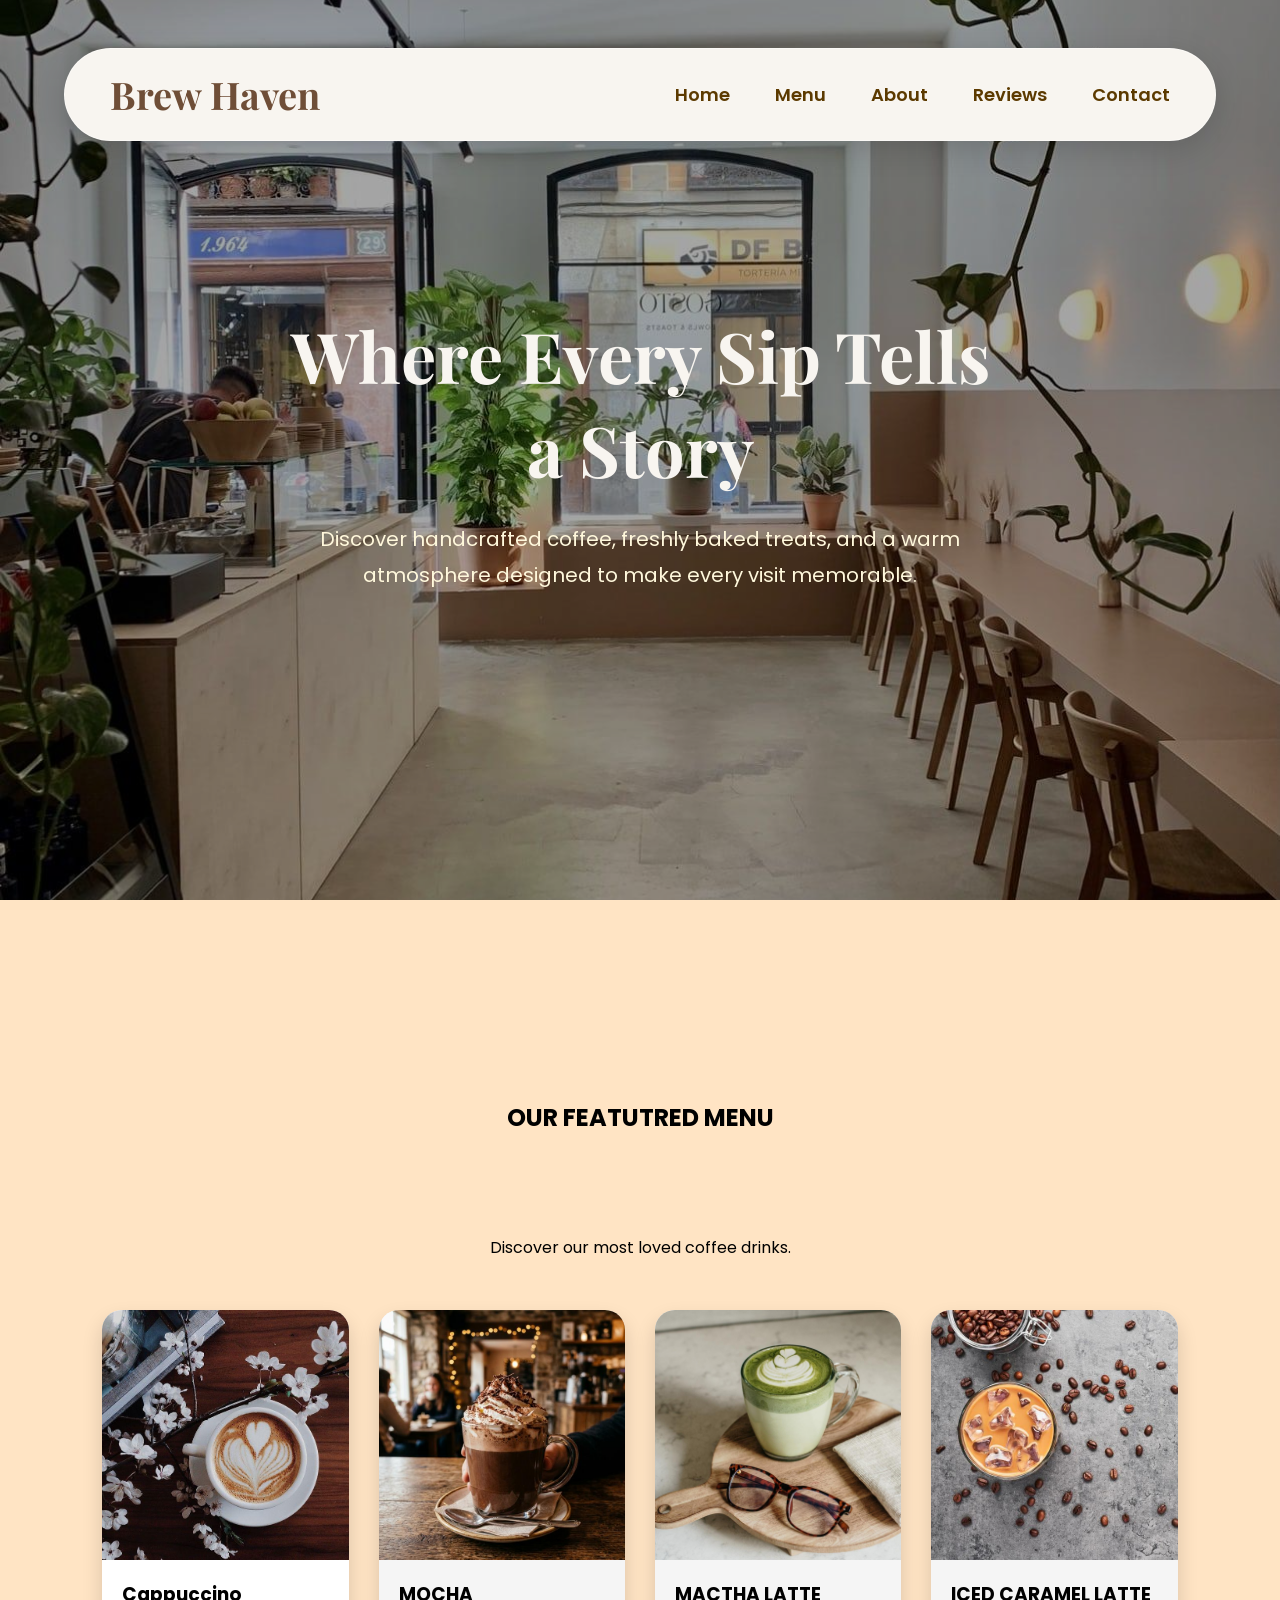
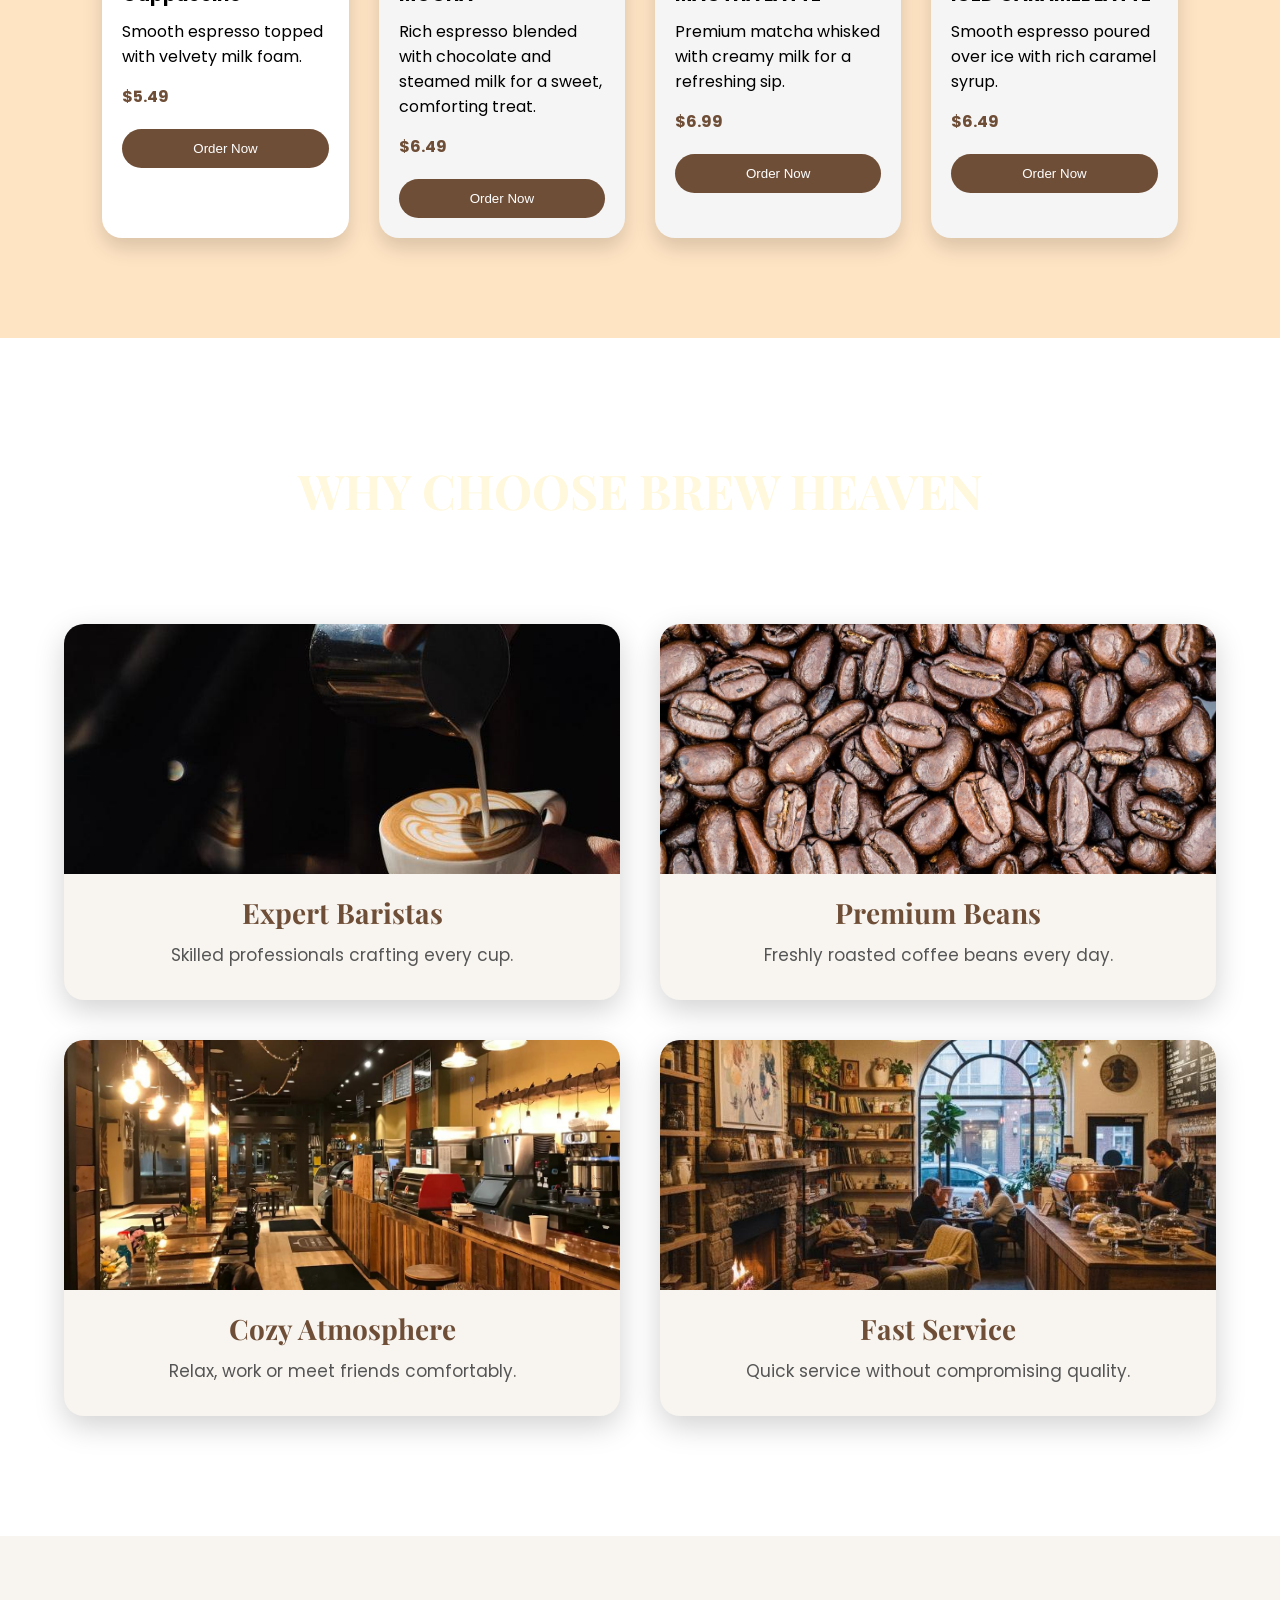
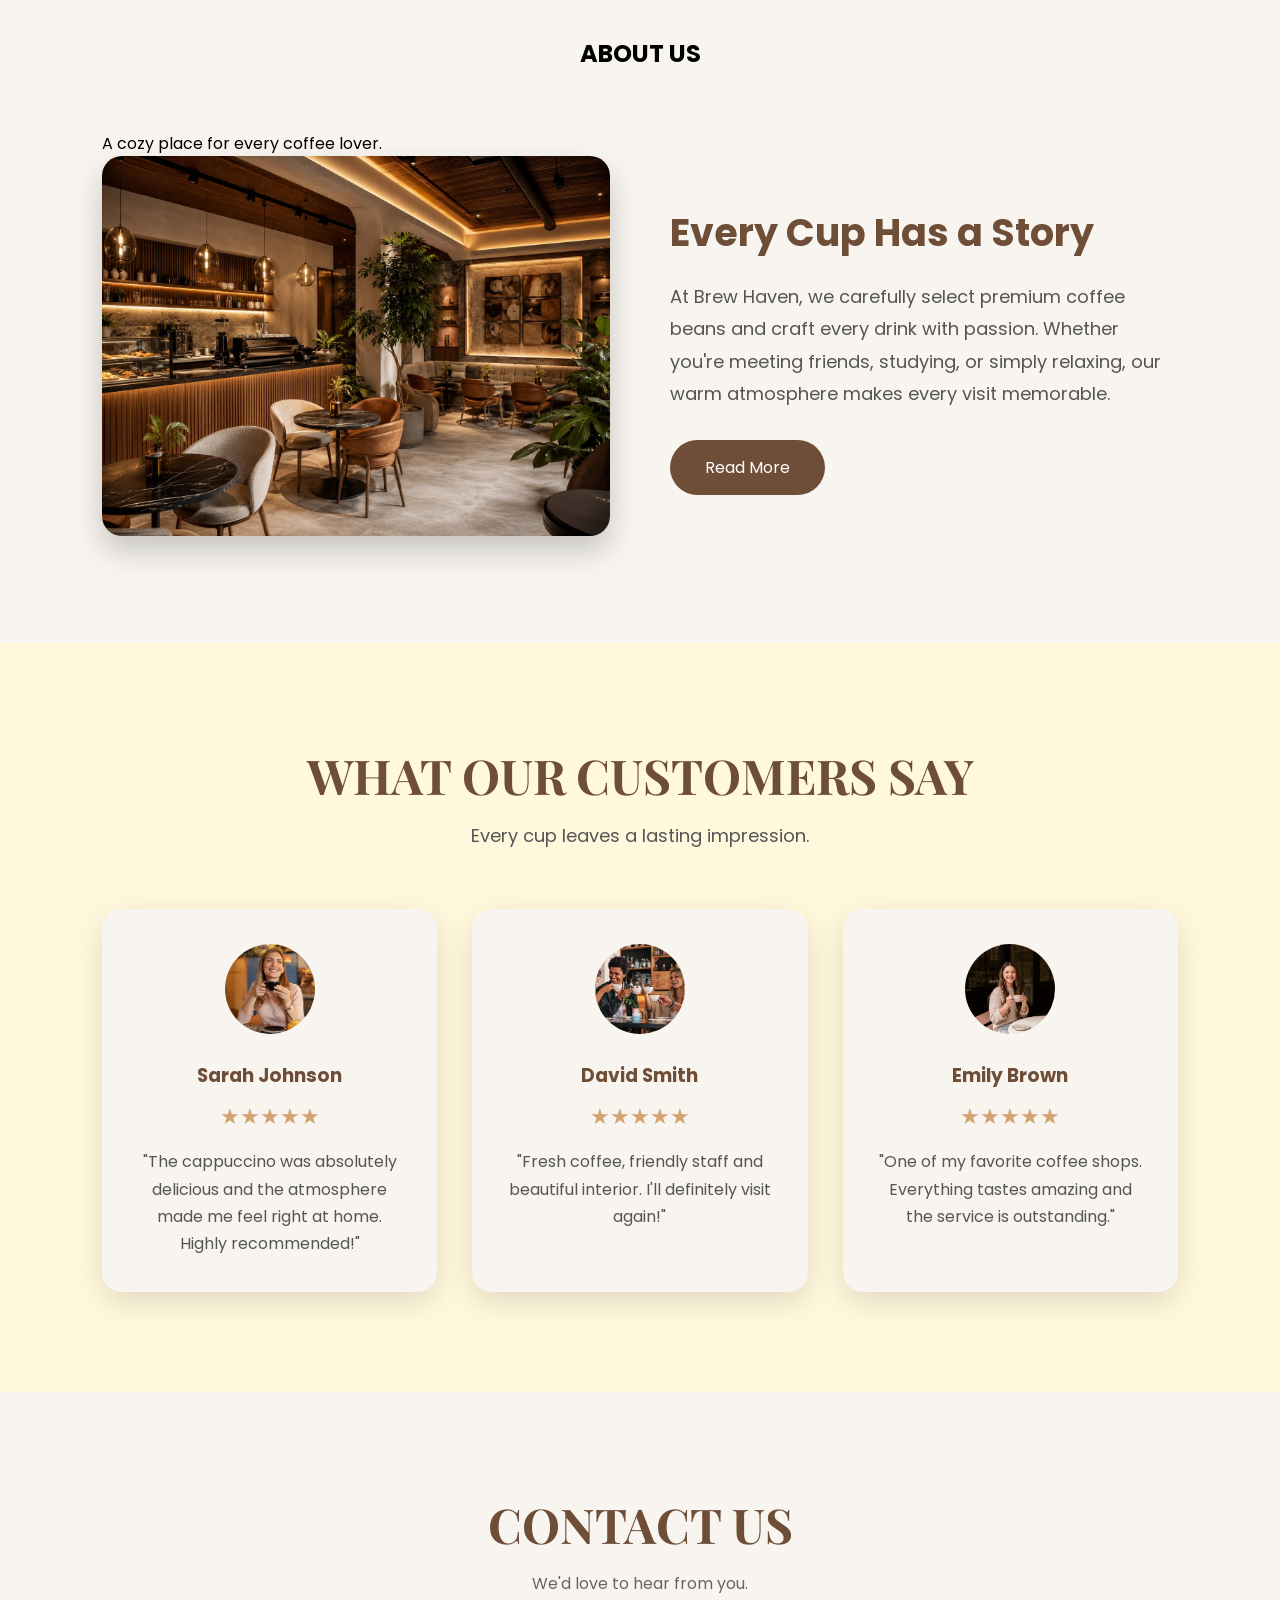
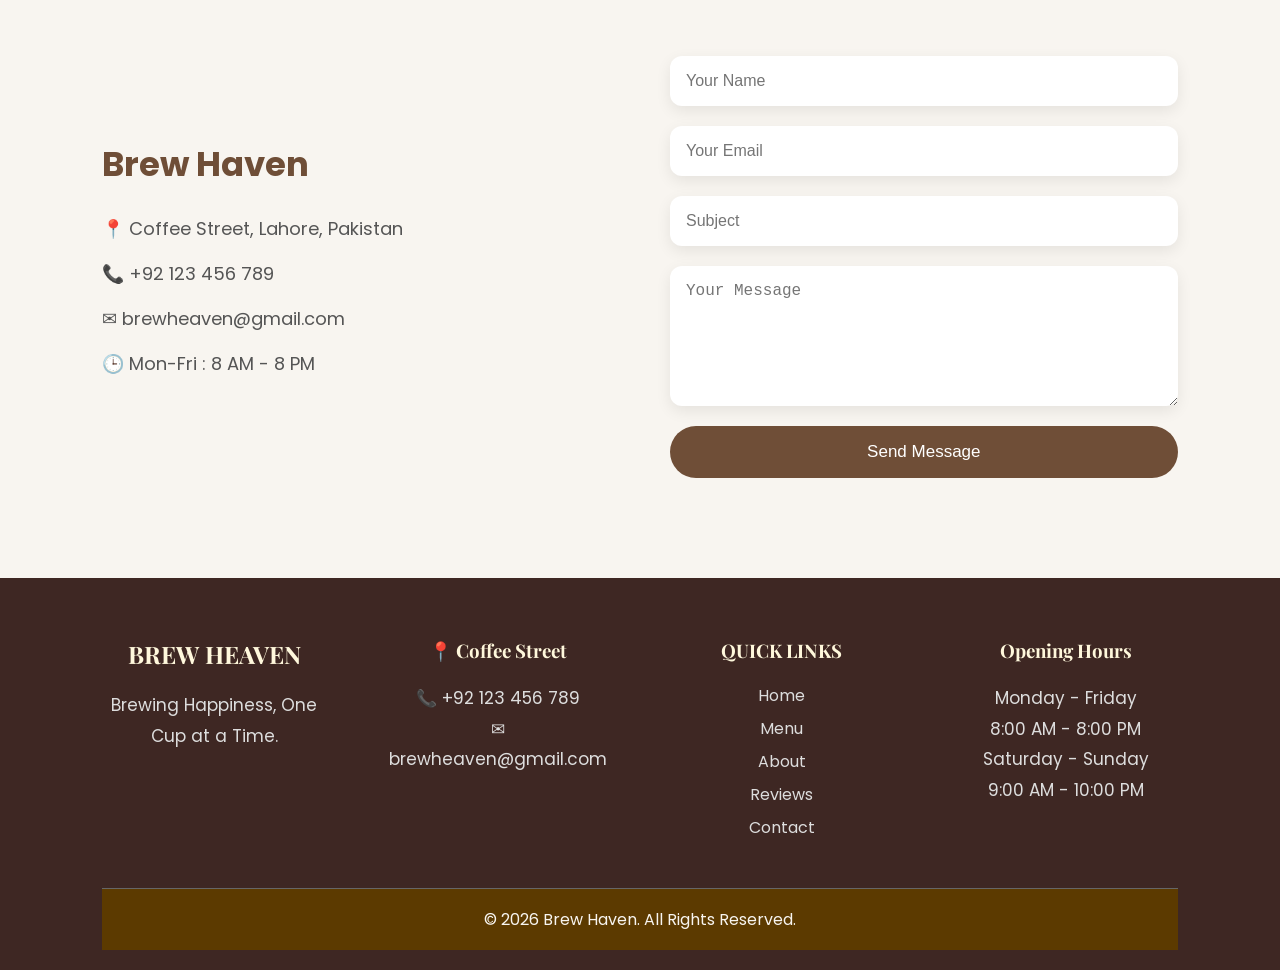
<file: index.html>
<!DOCTYPE html>
<html lang="en">
<head>
    <meta name="google-site-verification" content="Z8ZItijhQ2Y3ZfoZj4499xHhaWnVp5szJJ4kVhr0Jac" />
    <meta charset="UTF-8">
    <meta name="viewport" content="width=device-width, initial-scale=1.0">
    <title>COFFEE SHOP</title>
    <link href="https://fonts.googleapis.com/css2?family=Playfair+Display:wght@700&family=Poppins:wght@400;500;600&display=swap" rel="stylesheet">
    <link rel="stylesheet" href="coffeeshop.css">
</head>
<body>
    <!-- -----navbar----- -->
    <nav class="navbar">
        <div class="logo">
            Brew Haven
        </div>
        <ul class="nav-links">
            <li><a href="#home">Home</a></li>
            <li><a href="#menu">Menu</a></li>
            <li><a href="#about">About</a></li>
            <li><a href="#reviews">Reviews</a></li>
            <li><a href="#contact">Contact</a></li>
        </ul>
    </nav>
    <!-- -----Header----- -->
     <header class="hero">
        <div class="header-section">
            <h1 class="phrase">Where Every Sip Tells a Story</h1>
        <p class="phrase-para">Discover handcrafted coffee, freshly baked treats, and a warm atmosphere designed to make every visit memorable.</p>
        </div>
     </header>
     <!-- -----MENU----- -->
     <section class="menu">
    <div class="featured-menu">
        <h1 class="menu">OUR FEATUTRED MENU</h1>
        <p class="our-menu">Discover our most loved coffee drinks.</p>
    </div>
    <div class="cards">
        <div class="drink-card">
            <img src="images/cappuccino.jpg">
            <div class="content">
                <h3>Cappuccino</h3>
                <p>Smooth espresso topped with velvety milk foam.</p>
                <h4>$5.49</h4>
                <button>Order Now</button>
            </div>
        </div>
        <div class="drink1-card">
           <img src="./images/mocha.jpg">
          <div class="content">
            <h3>MOCHA</h3>
            <p>Rich espresso blended with chocolate and steamed milk for a sweet, comforting treat.</p>
            <h4>$6.49</h4>
            <button>Order Now</button>
          </div>
        </div>
        <div class="drink2-card">
            <img src="./images/Macha latte.jpg">
          <div class="content">
            <h3>MACTHA LATTE</h3>
            <p>Premium matcha whisked with creamy milk for a refreshing sip.</p>
            <h4>$6.99</h4>
            <button>Order Now</button>
          </div>
        </div>
        <div class="drink3-card">
            <img src="./images/iced caremel latte.jpg">
          <div class="content">
            <h3>ICED CARAMEL LATTE</h3>
            <p>Smooth espresso poured over ice with rich caramel syrup.</p>
            <h4>$6.49</h4>
            <button>Order Now</button>
          </div>
        </div>
    </div>
</section>
<!-- ------WHY CHOOSE US----- -->
<section class="choice">
    <div class="choose-us">
        <h2 class="choose">WHY CHOOSE BREW HEAVEN</h2>
        <p>Experience coffee crafted with passion.</p>
    </div>
    <div class="expert-cards">
        <div class="expert-card">
            <img src="./images/expert.jpg" alt="expert">
            <h3>Expert Baristas</h3>
            <p>Skilled professionals crafting every cup.</p>
        </div>
        <div class="expert-card">
            <img src="./images/beans.jpg" alt="beans">
            <h3>Premium Beans</h3>
            <p>Freshly roasted coffee beans every day.</p>
        </div>
        <div class="expert-card">
            <img src="./images/cafe.jpg" alt="cafe">
            <h3>Cozy Atmosphere</h3>
            <p>Relax, work or meet friends comfortably.</p>
        </div>
        <div class="expert-card">
            <img src="./images/service.jpg" alt="service">
            <h3>Fast Service</h3>
            <p>Quick service without compromising quality.</p>
        </div>
    </div>
</section>
<!-- ------AOUT US------ -->
<section class="about-us">
    <div class="about">
        <h1 class="about-cafe">ABOUT US</h1>
        <p>A cozy place for every coffee lover.</p>
    </div>
    <div class="about-content">
        <div class="left">
        <img src="./images/cafeteria.jpg">
        </div>
        <div class="right">
            <h3>Every Cup Has a Story</h3>
            <p>At Brew Haven, we carefully select premium coffee beans
                and craft every drink with passion. Whether you're meeting
                friends, studying, or simply relaxing, our warm atmosphere
                makes every visit memorable.</p>
            <a href="#" class="about-btn">Read More</a>
        </div>
    </div>
</section>
<!-- -----REVIEWS----- -->
<section class="reviews" id="reviews">
    <div class="review-heading">
        <h2>WHAT OUR CUSTOMERS SAY</h2>
        <p>Every cup leaves a lasting impression.</p>
    </div>
    <div class="review-cards">
        <div class="review-card">
            <img src="./images/customer1.jpg" alt="">
            <h3>Sarah Johnson</h3>
            <div class="stars">★★★★★</div>
            <p>
                "The cappuccino was absolutely delicious and the atmosphere
                made me feel right at home. Highly recommended!"
            </p>
        </div>
        <div class="review-card">
            <img src="./images/customer2.jpg" alt="">
            <h3>David Smith</h3>
            <div class="stars">★★★★★</div>
            <p>
                "Fresh coffee, friendly staff and beautiful interior.
                I'll definitely visit again!"
            </p>
        </div>
        <div class="review-card">
            <img src="./images/customer3.jpg" alt="">
            <h3>Emily Brown</h3>
            <div class="stars">★★★★★</div>
            <p>
                "One of my favorite coffee shops. Everything tastes amazing
                and the service is outstanding."
            </p>
        </div>
    </div>
</section>
<!-- -----CONTACT----- -->
<section class="contact" id="contact">
    <div class="contact-title">
        <h2>CONTACT US</h2>
        <p>We'd love to hear from you.</p>
    </div>
    <div class="contact-container">
        <div class="contact-info">
            <h3>Brew Haven</h3>
            <p>📍 Coffee Street, Lahore, Pakistan</p>
            <p>📞 +92 123 456 789</p>
            <p>✉ brewheaven@gmail.com</p>
            <p>🕒 Mon-Fri : 8 AM - 8 PM</p>
        </div>
        <form class="contact-form">
            <input type="text" placeholder="Your Name" required>
            <input type="email" placeholder="Your Email" required>
            <input type="text" placeholder="Subject">
            <textarea placeholder="Your Message" rows="6"></textarea>
            <button type="submit">Send Message</button>
        </form>
    </div>
</section>
<!-- -----FOOTER----- -->
<footer class="footer">
   <div class="footer-container">
   <div class="footer-box">
   <h2>BREW HEAVEN</h2>
   <p>Brewing Happiness, One Cup at a Time.</p>
   </div>
   <div class="footer-box">
   <h3>📍 Coffee Street</h3>
   <p>📞 +92 123 456 789</p>
   <p>✉ brewheaven@gmail.com</p>
   </div>
   <div class="footer-box">
   <h3>QUICK LINKS</h3>
   <a href="#home">Home</a>
   <a href="#menu">Menu</a>
   <a href="#about">About</a>
   <a href="#reviews">Reviews</a>
   <a href="#contact">Contact</a>
   </div>

   <div class="footer-box">
   <h3>Opening Hours</h3>
   <p>Monday - Friday</p>
   <p>8:00 AM - 8:00 PM</p>
   <p>Saturday - Sunday</p>
   <p>9:00 AM - 10:00 PM</p>
   </div>
   </div>
   <hr>
   <div class="rights">
   <p>© 2026 Brew Haven. All Rights Reserved.</p>
   </div>
</footer>
</body>
</html>
</file>
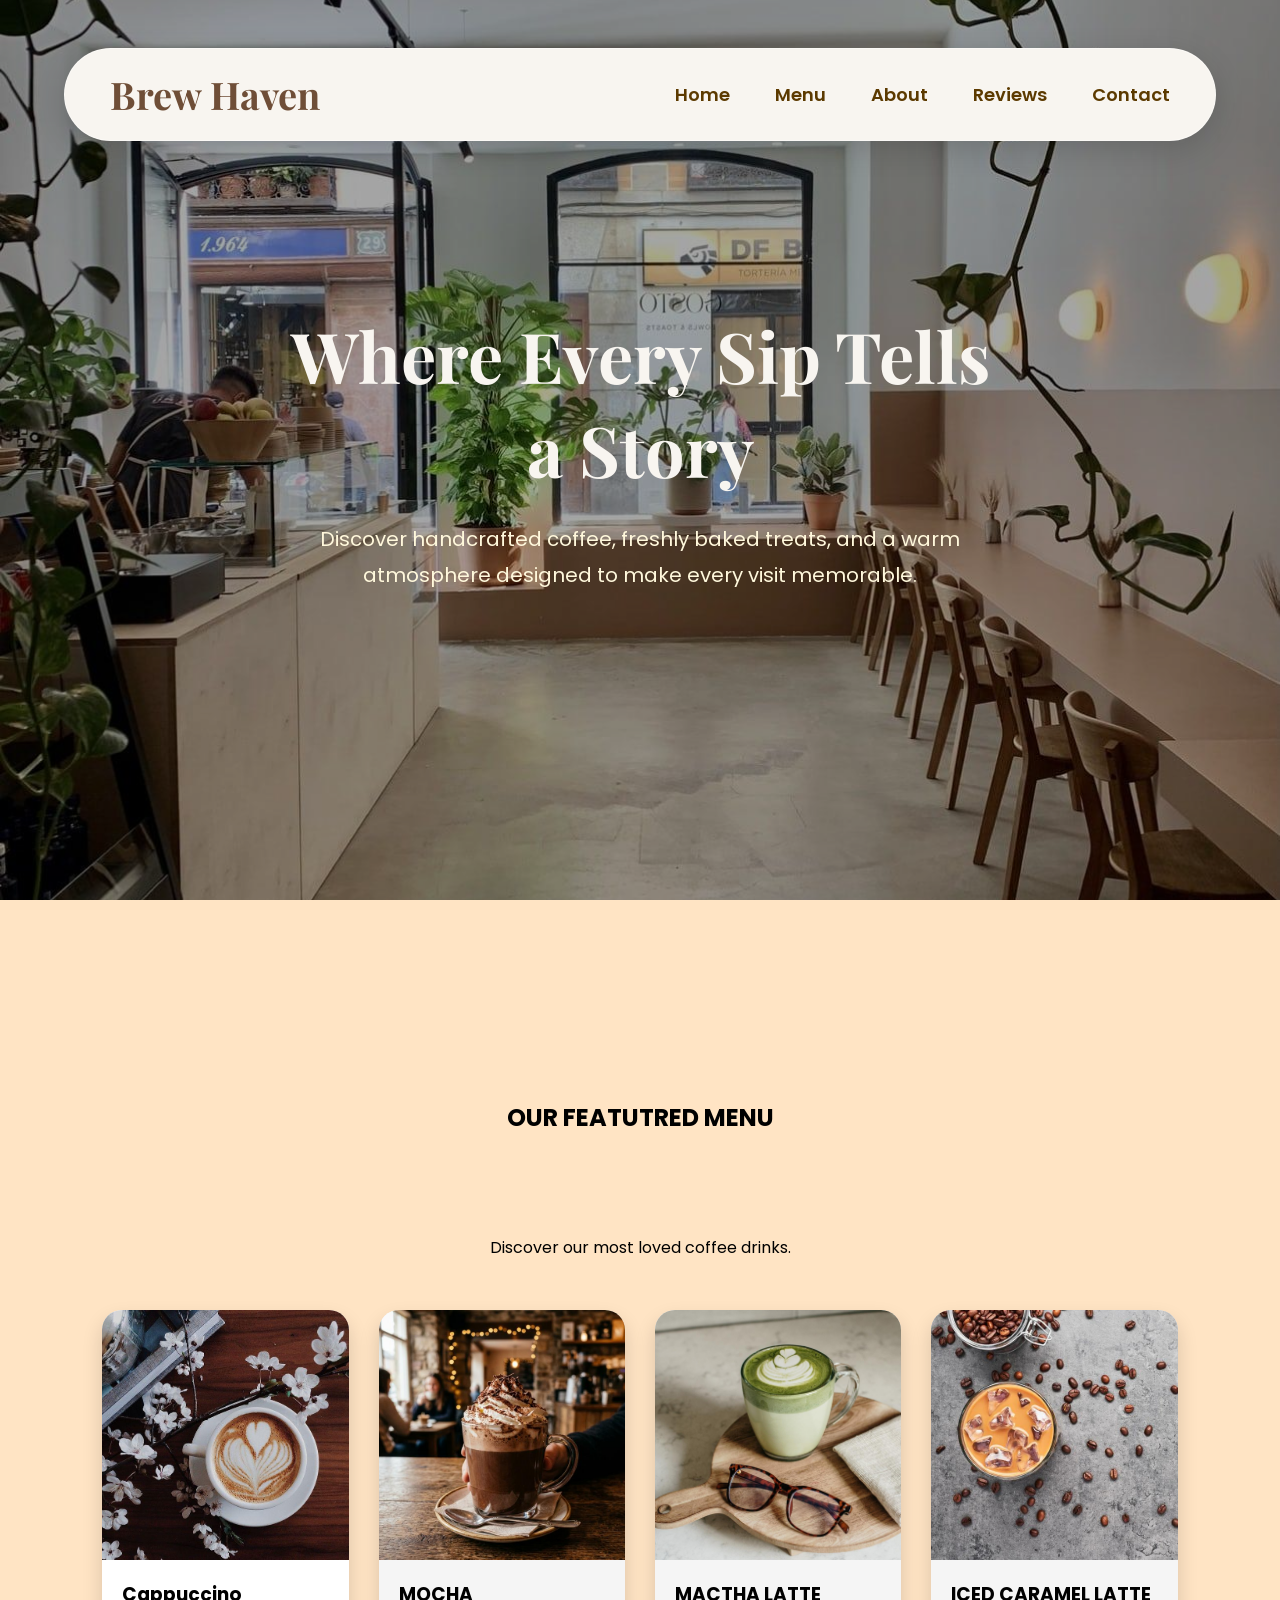
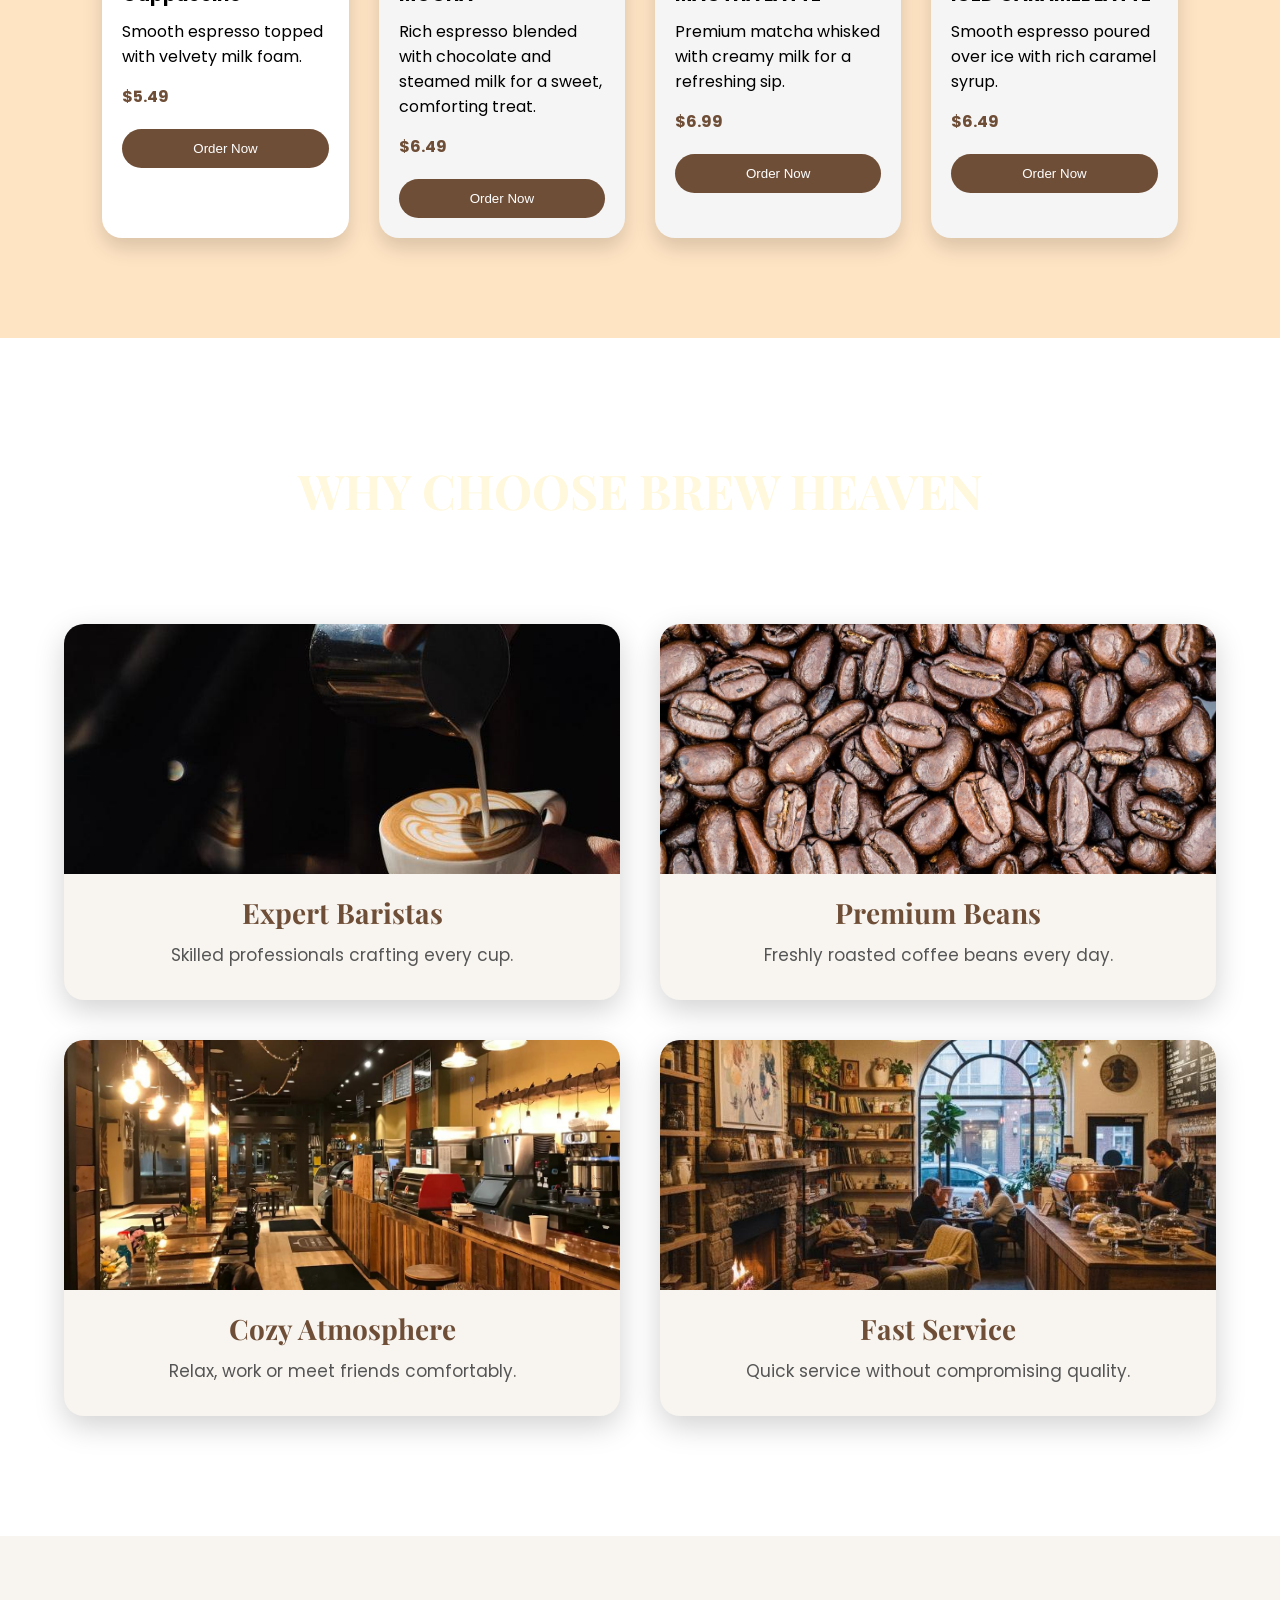
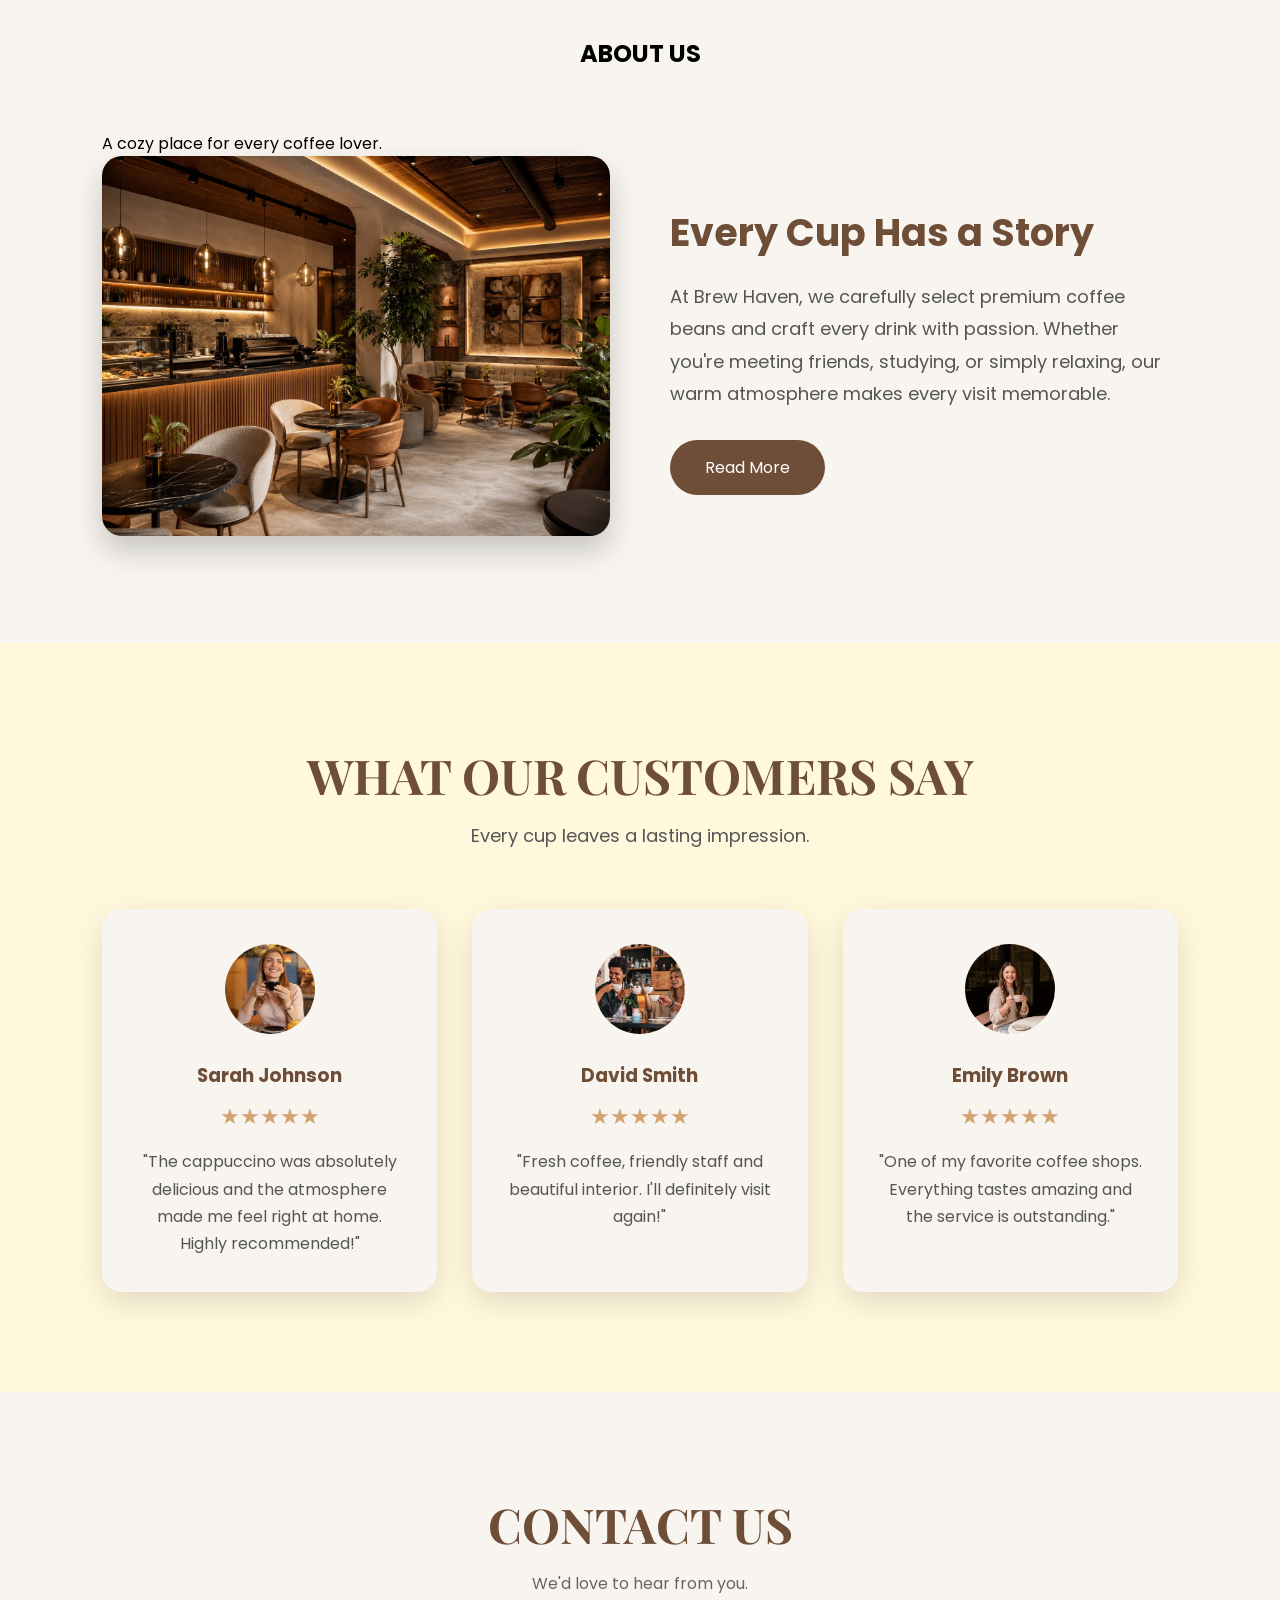
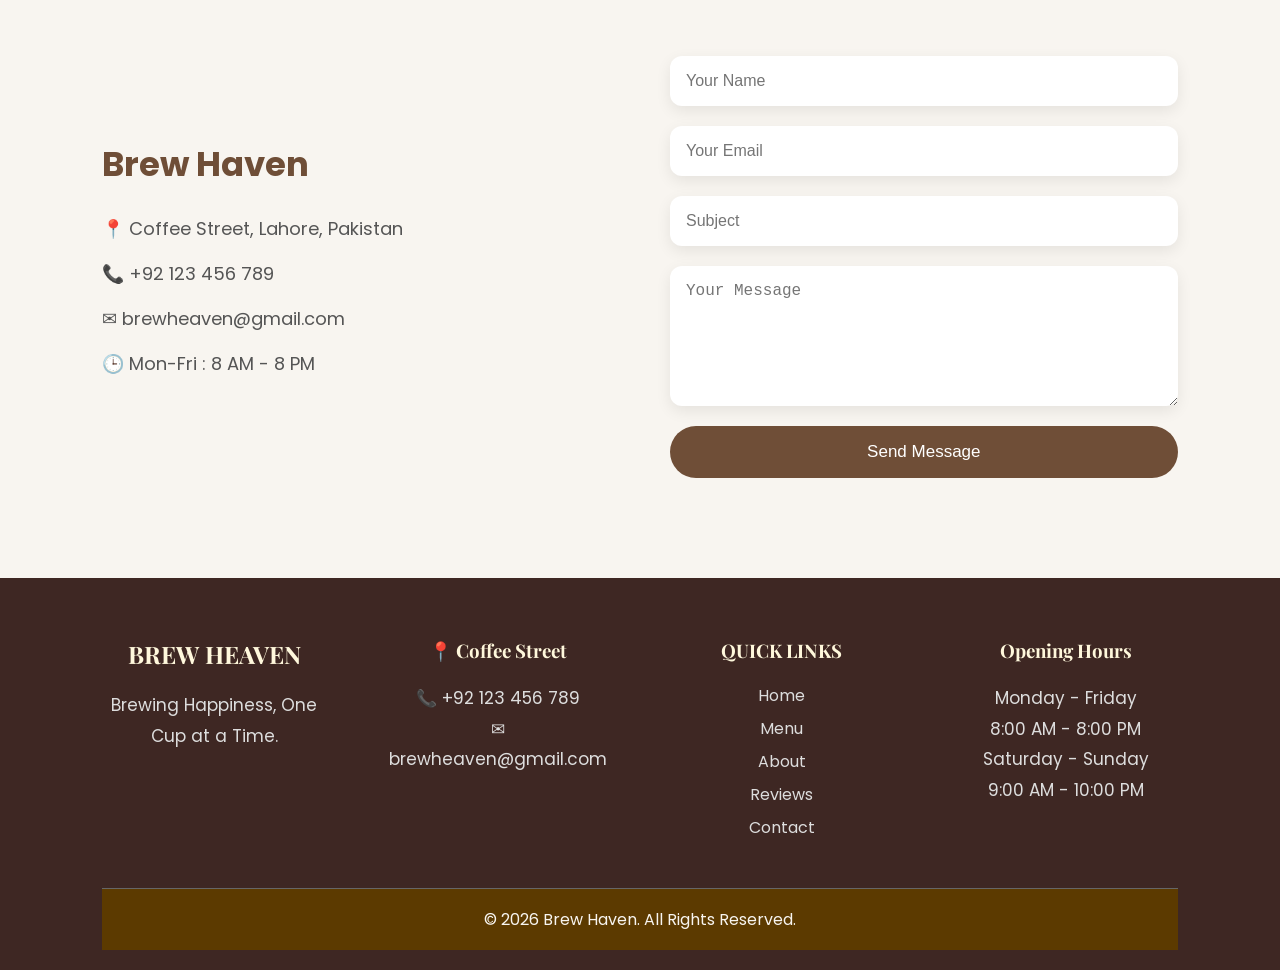
<file: OasisIfo_landingpage.html>
<!DOCTYPE html>
<html lang="en">
<head>
    <meta charset="UTF-8">
    <meta name="viewport" content="width=device-width, initial-scale=1.0">
    <title>COFFEE SHOP</title>
    <link href="https://fonts.googleapis.com/css2?family=Playfair+Display:wght@700&family=Poppins:wght@400;500;600&display=swap" rel="stylesheet">
    <link rel="stylesheet" href="coffeeshop.css">
</head>
<body>
    <!-- -----navbar----- -->
    <nav class="navbar">
        <div class="logo">
            Brew Haven
        </div>
        <ul class="nav-links" id="navLinks">
            <li><a href="#home">Home</a></li>
            <li><a href="#menu">Menu</a></li>
            <li><a href="#about">About</a></li>
            <li><a href="#reviews">Reviews</a></li>
            <li><a href="#contact">Contact</a></li>
        </ul>
        <div class="hamburger" id="hamburger">
            <span></span>
            <span></span>
            <span></span>
        </div>
    </nav>
    <!-- -----Header----- -->
     <header class="hero">
        <div class="header-section">
            <h1 class="phrase">Where Every Sip Tells a Story</h1>
        <p class="phrase-para">Discover handcrafted coffee, freshly baked treats, and a warm atmosphere designed to make every visit memorable.</p>
        </div>
     </header>
     <!-- -----MENU----- -->
     <section class="menu">
    <div class="featured-menu">
        <h1 class="menu">OUR FEATUTRED MENU</h1>
        <p class="our-menu">Discover our most loved coffee drinks.</p>
    </div>
    <div class="cards">
        <div class="drink-card">
            <img src="images/cappuccino.jpg">
            <div class="content">
                <h3>Cappuccino</h3>
                <p>Smooth espresso topped with velvety milk foam.</p>
                <h4>$5.49</h4>
                <button>Order Now</button>
            </div>
        </div>
        <div class="drink1-card">
           <img src="./images/mocha.jpg">
          <div class="content">
            <h3>MOCHA</h3>
            <p>Rich espresso blended with chocolate and steamed milk for a sweet, comforting treat.</p>
            <h4>$6.49</h4>
            <button>Order Now</button>
          </div>
        </div>
        <div class="drink2-card">
            <img src="./images/Macha latte.jpg">
          <div class="content">
            <h3>MACTHA LATTE</h3>
            <p>Premium matcha whisked with creamy milk for a refreshing sip.</p>
            <h4>$6.99</h4>
            <button>Order Now</button>
          </div>
        </div>
        <div class="drink3-card">
            <img src="./images/iced caremel latte.jpg">
          <div class="content">
            <h3>ICED CARAMEL LATTE</h3>
            <p>Smooth espresso poured over ice with rich caramel syrup.</p>
            <h4>$6.49</h4>
            <button>Order Now</button>
          </div>
        </div>
    </div>
</section>
<!-- ------WHY CHOOSE US----- -->
<section class="choice">
    <div class="choose-us">
        <h2 class="choose">WHY CHOOSE BREW HEAVEN</h2>
        <p>Experience coffee crafted with passion.</p>
    </div>
    <div class="expert-cards">
        <div class="expert-card">
            <img src="./images/expert.jpg" alt="expert">
            <h3>Expert Baristas</h3>
            <p>Skilled professionals crafting every cup.</p>
        </div>
        <div class="expert-card">
            <img src="./images/beans.jpg" alt="beans">
            <h3>Premium Beans</h3>
            <p>Freshly roasted coffee beans every day.</p>
        </div>
        <div class="expert-card">
            <img src="./images/cafe.jpg" alt="cafe">
            <h3>Cozy Atmosphere</h3>
            <p>Relax, work or meet friends comfortably.</p>
        </div>
        <div class="expert-card">
            <img src="./images/service.jpg" alt="service">
            <h3>Fast Service</h3>
            <p>Quick service without compromising quality.</p>
        </div>
    </div>
</section>
<!-- ------AOUT US------ -->
<section class="about-us">
    <div class="about">
        <h1 class="about-cafe">ABOUT US</h1>
        <p>A cozy place for every coffee lover.</p>
    </div>
    <div class="about-content">
        <div class="left">
        <img src="./images/cafeteria.jpg">
        </div>
        <div class="right">
            <h3>Every Cup Has a Story</h3>
            <p>At Brew Haven, we carefully select premium coffee beans
                and craft every drink with passion. Whether you're meeting
                friends, studying, or simply relaxing, our warm atmosphere
                makes every visit memorable.</p>
            <a href="#" class="about-btn">Read More</a>
        </div>
    </div>
</section>
<!-- -----REVIEWS----- -->
<section class="reviews" id="reviews">
    <div class="review-heading">
        <h2>WHAT OUR CUSTOMERS SAY</h2>
        <p>Every cup leaves a lasting impression.</p>
    </div>
    <div class="review-cards">
        <div class="review-card">
            <img src="./images/customer1.jpg" alt="">
            <h3>Sarah Johnson</h3>
            <div class="stars">★★★★★</div>
            <p>
                "The cappuccino was absolutely delicious and the atmosphere
                made me feel right at home. Highly recommended!"
            </p>
        </div>
        <div class="review-card">
            <img src="./images/customer2.jpg" alt="">
            <h3>David Smith</h3>
            <div class="stars">★★★★★</div>
            <p>
                "Fresh coffee, friendly staff and beautiful interior.
                I'll definitely visit again!"
            </p>
        </div>
        <div class="review-card">
            <img src="./images/customer3.jpg" alt="">
            <h3>Emily Brown</h3>
            <div class="stars">★★★★★</div>
            <p>
                "One of my favorite coffee shops. Everything tastes amazing
                and the service is outstanding."
            </p>
        </div>
    </div>
</section>
<!-- -----CONTACT----- -->
<section class="contact" id="contact">
    <div class="contact-title">
        <h2>CONTACT US</h2>
        <p>We'd love to hear from you.</p>
    </div>
    <div class="contact-container">
        <div class="contact-info">
            <h3>Brew Haven</h3>
            <p>📍 Coffee Street, Lahore, Pakistan</p>
            <p>📞 +92 123 456 789</p>
            <p>✉ brewheaven@gmail.com</p>
            <p>🕒 Mon-Fri : 8 AM - 8 PM</p>
        </div>
        <form class="contact-form">
            <input type="text" placeholder="Your Name" required>
            <input type="email" placeholder="Your Email" required>
            <input type="text" placeholder="Subject">
            <textarea placeholder="Your Message" rows="6"></textarea>
            <button type="submit">Send Message</button>
        </form>
    </div>
</section>
<!-- -----FOOTER----- -->
<footer class="footer">
   <div class="footer-container">
   <div class="footer-box">
   <h2>BREW HEAVEN</h2>
   <p>Brewing Happiness, One Cup at a Time.</p>
   </div>
   <div class="footer-box">
   <h3>📍 Coffee Street</h3>
   <p>📞 +92 123 456 789</p>
   <p>✉ brewheaven@gmail.com</p>
   </div>
   <div class="footer-box">
   <h3>QUICK LINKS</h3>
   <a href="#home">Home</a>
   <a href="#menu">Menu</a>
   <a href="#about">About</a>
   <a href="#reviews">Reviews</a>
   <a href="#contact">Contact</a>
   </div>

   <div class="footer-box">
   <h3>Opening Hours</h3>
   <p>Monday - Friday</p>
   <p>8:00 AM - 8:00 PM</p>
   <p>Saturday - Sunday</p>
   <p>9:00 AM - 10:00 PM</p>
   </div>
   </div>
   <hr>
   <div class="rights">
   <p>© 2026 Brew Haven. All Rights Reserved.</p>
   </div>
</footer>

<script>
    const hamburger = document.getElementById('hamburger');
    const navLinks = document.getElementById('navLinks');

    hamburger.addEventListener('click', () => {
        navLinks.classList.toggle('active');
    });

    document.querySelectorAll('.nav-links a').forEach(link => {
        link.addEventListener('click', () => {
            navLinks.classList.remove('active');
        });
    });
</script>
</body>
</html>
</file>
<file: coffeeshop.css>
*{
    margin: 0;
    padding: 0;
    box-sizing: border-box;
}
body{
    background-image: url("images/coffee-bg.jpg");
    font-family:'Poppins',sans-serif;
    min-height:100vh;
    background-size: cover;
    background-position: center;
    background-repeat: no-repeat;
    background-attachment: fixed;  
}
body{
    position:relative;
}
body::before{
    content:"";
    position:fixed;
    inset:0;
    background:rgba(0,0,0,0.35);
    z-index:-1;
}
.navbar{
    width:90%;
    margin:20px auto;
    padding:20px 45px;
    display:flex;
    justify-content:space-between;
    align-items:center;
    background:#F8F5F0;
    backdrop-filter:blur(15px);
    border:1px solid rgba(255,255,255,.4);
    border-radius:50px;
    box-shadow:0 8px 30px rgba(0,0,0,.15);
    position: fixed;
    top: 28px;
    left: 50%;
    transform: translateX(-50%);
    z-index: 1000;
}
.logo{
    font-family:'Playfair Display',serif;
    font-size:38px;
    font-weight:bold;
    color:#6F4E37;
    cursor:pointer;
}
.logo span{
    color:#FFF8DC;
}
/* ================= MENU ================= */
.nav-links{
    display:flex;
    list-style:none;
    gap:45px;
}
.nav-links a{
    text-decoration:none;
    color:#5C3A00;
    font-size:18px;
    font-weight:600;
    transition:.3s;
    position:relative;
}
/*  underline animation */
.nav-links a::after{
    content:"";
    position:absolute;
    left:0;
    bottom:-6px;
    width:0;
    height:3px;
    background:#FFF8DC;
    transition:.3s;
}
.nav-links a:hover{
    color:#a2e914;
}
.nav-links a:hover::after{
    width:100%;
}
/* ================= Main ================= */
.hero{
    min-height:100vh;
    display:flex;
    justify-content:center;
    align-items:center;
    text-align:center;
    color: #FFF8DC;
}
.header-section{
    max-width:700px;
    margin:auto;
}
.phrase{
    font-size:70px;
    font-family:'Playfair Display',serif;
    margin-bottom:25px;
    color: #F8F5F0;
}
.phrase-para{
    font-size:20px;
    line-height:1.8;
    max-width:650px;
    margin:auto;
    color: #FFF8DC;
}
/* ================= Menu ================= */
.menu{
    background:bisque;
    padding:100px 8%;
}
.featured-menu{
    text-align:center;
    margin-bottom:50px;
}
.cards{
    display:grid;
    grid-template-columns:repeat(4,1fr);
    gap:30px;
}
.drink-card{
    background:#fff;
    border-radius:20px;
    overflow:hidden;
    box-shadow:0 10px 20px rgba(0,0,0,.15);
}
.drink-card img{
    width:100%;
    height:250px;
    object-fit:cover;
    display:block;
}
.content{
    padding:20px;
}
.content h3{
    margin-bottom:10px;
}
.content p{
    margin-bottom:15px;
}
.content h4{
    color:#6F4E37;
    margin-bottom:20px;
}
.content button{
    width:100%;
    padding:12px;
    border:none;
    border-radius:30px;
    background:#6F4E37;
    color:white;
    cursor:pointer;
}
.drink1-card{
    background:whitesmoke;
    border-radius:20px;
    overflow:hidden;
    box-shadow:0 10px 20px rgba(0,0,0,.15);
}
.drink1-card img{
    width:100%;
    height:250px;
    object-fit:cover;
    display:block;
}
.drink2-card{
    background:whitesmoke;
    border-radius:20px;
    overflow:hidden;
    box-shadow:0 10px 20px rgba(0,0,0,.15);
}
.drink2-card img{
    width:100%;
    height:250px;
    object-fit:cover;
    display:block;
}
.drink3-card{
    background:whitesmoke;
    border-radius:20px;
    overflow:hidden;
    box-shadow:0 10px 20px rgba(0,0,0,.15);
}
.drink3-card img{
    width:100%;
    height:250px;
    object-fit:cover;
    display:block;
}
/* ================= WHY CHOOSE US ================= */
.choice{
    width:90%;
    margin:120px auto;
    text-align:center;
}
.choose-us{
    margin-bottom:60px;
}
.choose{
    font-family:'Playfair Display', serif;
    font-size:48px;
    color:#FFF8DC;
    margin-bottom:15px;
}
.choose-us p{
    font-size:18px;
    color:#ffffff;
}
/* Cards Container */
.expert-cards{
    display:grid;
    grid-template-columns:repeat(2,1fr);
    gap:40px;
}

/* Individual Card */
.expert-card{
    background:#F8F5F0;
    border-radius:20px;
    overflow:hidden;
    box-shadow:0 10px 30px rgba(0,0,0,.18);
    transition:.4s;
}
.expert-card:hover{
    transform:translateY(-10px);
    box-shadow:0 20px 40px rgba(0,0,0,.25);
}
/* Image */
.expert-card img{
    width:100%;
    height:250px;
    object-fit:cover;
    display:block;
}
/* Heading */
.expert-card h3{
    font-size:28px;
    color:#6F4E37;
    margin:20px 0 10px;
    font-family:'Playfair Display',serif;
}
/* Paragraph */
.expert-card p{
    color:#555;
    font-size:17px;
    line-height:1.7;
    padding:0 25px 30px;
}
/* Mobile Responsive */
@media(max-width:900px){
    .expert-cards{
        grid-template-columns:1fr;
    }
    .choose{
        font-size:38px;
    }
    .expert-card img{
        height:220px;
    }
}
/* ================= ABOUT US ================= */
.about-us{
    width:100%;
    padding:100px 8%;
    background:#f8f5f0;
}
.about-cafe{
    text-align:center;
    margin-bottom:60px;
}
.about-cafe h2{
    font-size:48px;
    color:#6F4E37;
    font-family:'Playfair Display',serif;
}
.about-cafe p{
    color:#666;
    font-size:18px;
}
.about-content{
    display:flex;
    align-items:center;
    justify-content:space-between;
    gap:60px;
}
.left{
    flex:1;
}
.left img{
    width:100%;
    border-radius:20px;
    object-fit:cover;
    box-shadow:0 15px 30px rgba(0,0,0,.2);
}
.right{
    flex:1;
}
.right h3{
    font-size:38px;
    color:#6F4E37;
    margin-bottom:20px;
}
.right p{
    color:#555;
    line-height:1.8;
    font-size:18px;
}
.about-btn{
    display:inline-block;
    margin-top:30px;
    padding:15px 35px;
    background:#6F4E37;
    color:white;
    border-radius:40px;
    text-decoration:none;
    transition:.3s;
}
.about-btn:hover{
    background:#8B5E3C;
}
@media(max-width:900px){
.about-content{
    flex-direction:column;
}
.about-cafe h2{
    font-size:38px;
}

}
/* ================= REVIEWS ================= */
.reviews{
    width:100%;
    padding:100px 8%;
    background:#FFF8DC;
    text-align:center;
}
.review-heading h2{
    font-size:48px;
    color:#6F4E37;
    font-family:'Playfair Display',serif;
    margin-bottom:15px;
}
.review-heading p{
    color:#555;
    font-size:18px;
    margin-bottom:60px;
}
.review-cards{
    display:grid;
    grid-template-columns:repeat(3,1fr);
    gap:35px;
}
.review-card{
    background:#F8F5F0;
    padding:35px;
    border-radius:20px;
    box-shadow:0 10px 30px rgba(0,0,0,.12);
    transition:.3s;
}
.review-card:hover{
    transform:translateY(-10px);
}
.review-card img{
    width:90px;
    height:90px;
    border-radius:50%;
    object-fit:cover;
    margin-bottom:20px;
}
.review-card h3{
    color:#6F4E37;
    margin-bottom:10px;
}
.stars{
    color:#D4A373;
    font-size:22px;
    margin-bottom:15px;
}
.review-card p{
    color:#555;
    line-height:1.7;
}
@media(max-width:900px){
.review-cards{
grid-template-columns:1fr;
}
.review-heading h2{
font-size:38px;
}
}
/* ================= CONTACT ================= */
.contact{
    width:100%;
    padding:100px 8%;
    background:#F8F5F0;
}
.contact-title{
    text-align:center;
    margin-bottom:60px;
}
.contact-title h2{
    font-size:48px;
    color:#6F4E37;
    font-family:'Playfair Display',serif;
}
.contact-title p{
    color:#666;
    margin-top:15px;
}
.contact-container{
    display:grid;
    grid-template-columns:1fr 1fr;
    gap:60px;
    align-items:center;
}
.contact-info h3{
    color:#6F4E37;
    font-size:34px;
    margin-bottom:25px;
}
.contact-info p{
    color:#555;
    margin-bottom:18px;
    font-size:18px;
}
.contact-form{
    display:flex;
    flex-direction:column;
}
.contact-form input,
.contact-form textarea{
    width:100%;
    padding:16px;
    margin-bottom:20px;
    border:none;
    border-radius:12px;
    background:#fff;
    box-shadow:0 5px 15px rgba(0,0,0,.08);
    font-size:16px;
}
.contact-form button{
    background:#6F4E37;
    color:white;
    padding:16px;
    border:none;
    border-radius:40px;
    cursor:pointer;
    font-size:17px;
    transition:.3s;
}
.contact-form button:hover{
    background:#8B5E3C;
}
@media(max-width:900px){
.contact-container{
grid-template-columns:1fr;
}
.contact-title h2{
font-size:38px;
}
}
/* ================= FOOTER ================= */
.footer{
background:#3E2723;
padding:60px 8% 20px;
color:#F8F5F0;
}
.footer-container{
display:grid;
grid-template-columns:repeat(4,1fr);
gap:60px;
align-items:start;
}
.footer-box{
text-align:center;
}

.footer-box h2,
.footer-box h3{
font-family:'Playfair Display',serif;
margin-bottom:20px;
color:#FFF8DC;
}

.footer-box p{
color:#ddd;
line-height:1.8;
font-size:17px;
}

.footer-box a{
display:block;
color:#ddd;
margin:8px 0;
text-decoration:none;
transition:.3s;
}

.footer-box a:hover{
color:#D4A373;
}

.footer hr{
margin:40px 0 0;
border:none;
height:1px;
background:#666;
}

.rights{
background:#5C3A00;
width:100%;
padding:18px;
text-align:center;
color:#F8F5F0;
font-size:16px;
}

@media(max-width:768px){

.footer-container{
grid-template-columns:1fr;
text-align:center;
gap:50px;
}

}
html{
scroll-behavior:smooth;
}
button{
transition:.3s;
}

button:hover{
transform:translateY(-3px);
background:#A67C52;
}

/* ================= HAMBURGER (mobile only, hidden on desktop) ================= */
.hamburger{
    display:none;
    flex-direction:column;
    justify-content:center;
    gap:5px;
    cursor:pointer;
    z-index:1001;
}
.hamburger span{
    width:26px;
    height:3px;
    background:#5C3A00;
    border-radius:2px;
    transition:.3s;
}

/* ================= MOBILE RESPONSIVE (everything below only applies at 900px and under; laptop/desktop view is untouched) ================= */
@media(max-width:900px){
    .navbar{
        width:92%;
        padding:16px 25px;
    }
    .nav-links{
        display:none;
        position:absolute;
        top:calc(100% + 15px);
        left:0;
        width:100%;
        flex-direction:column;
        align-items:center;
        gap:20px;
        background:#F8F5F0;
        padding:25px 0;
        border-radius:20px;
        box-shadow:0 8px 30px rgba(0,0,0,.15);
    }
    .nav-links.active{
        display:flex;
    }
    .hamburger{
        display:flex;
    }
    .phrase{
        font-size:44px;
    }
    .phrase-para{
        font-size:17px;
    }
    .cards{
        grid-template-columns:repeat(2,1fr);
    }
}

@media(max-width:600px){
    .logo{
        font-size:28px;
    }
    .navbar{
        padding:14px 20px;
    }
    .phrase{
        font-size:32px;
    }
    .phrase-para{
        font-size:15px;
        padding:0 10px;
    }
    .menu{
        padding:70px 6%;
    }
    .cards{
        grid-template-columns:1fr;
    }
    .choice{
        width:92%;
        margin:70px auto;
    }
    .choose{
        font-size:28px;
    }
    .about-us,.reviews,.contact{
        padding:70px 6%;
    }
    .about-cafe h2,.review-heading h2,.contact-title h2{
        font-size:30px;
    }
    .right h3{
        font-size:26px;
    }
    .contact-info h3{
        font-size:26px;
    }
}

@media(max-width:400px){
    .phrase{
        font-size:26px;
    }
    .choose{
        font-size:24px;
    }
}
</file>
